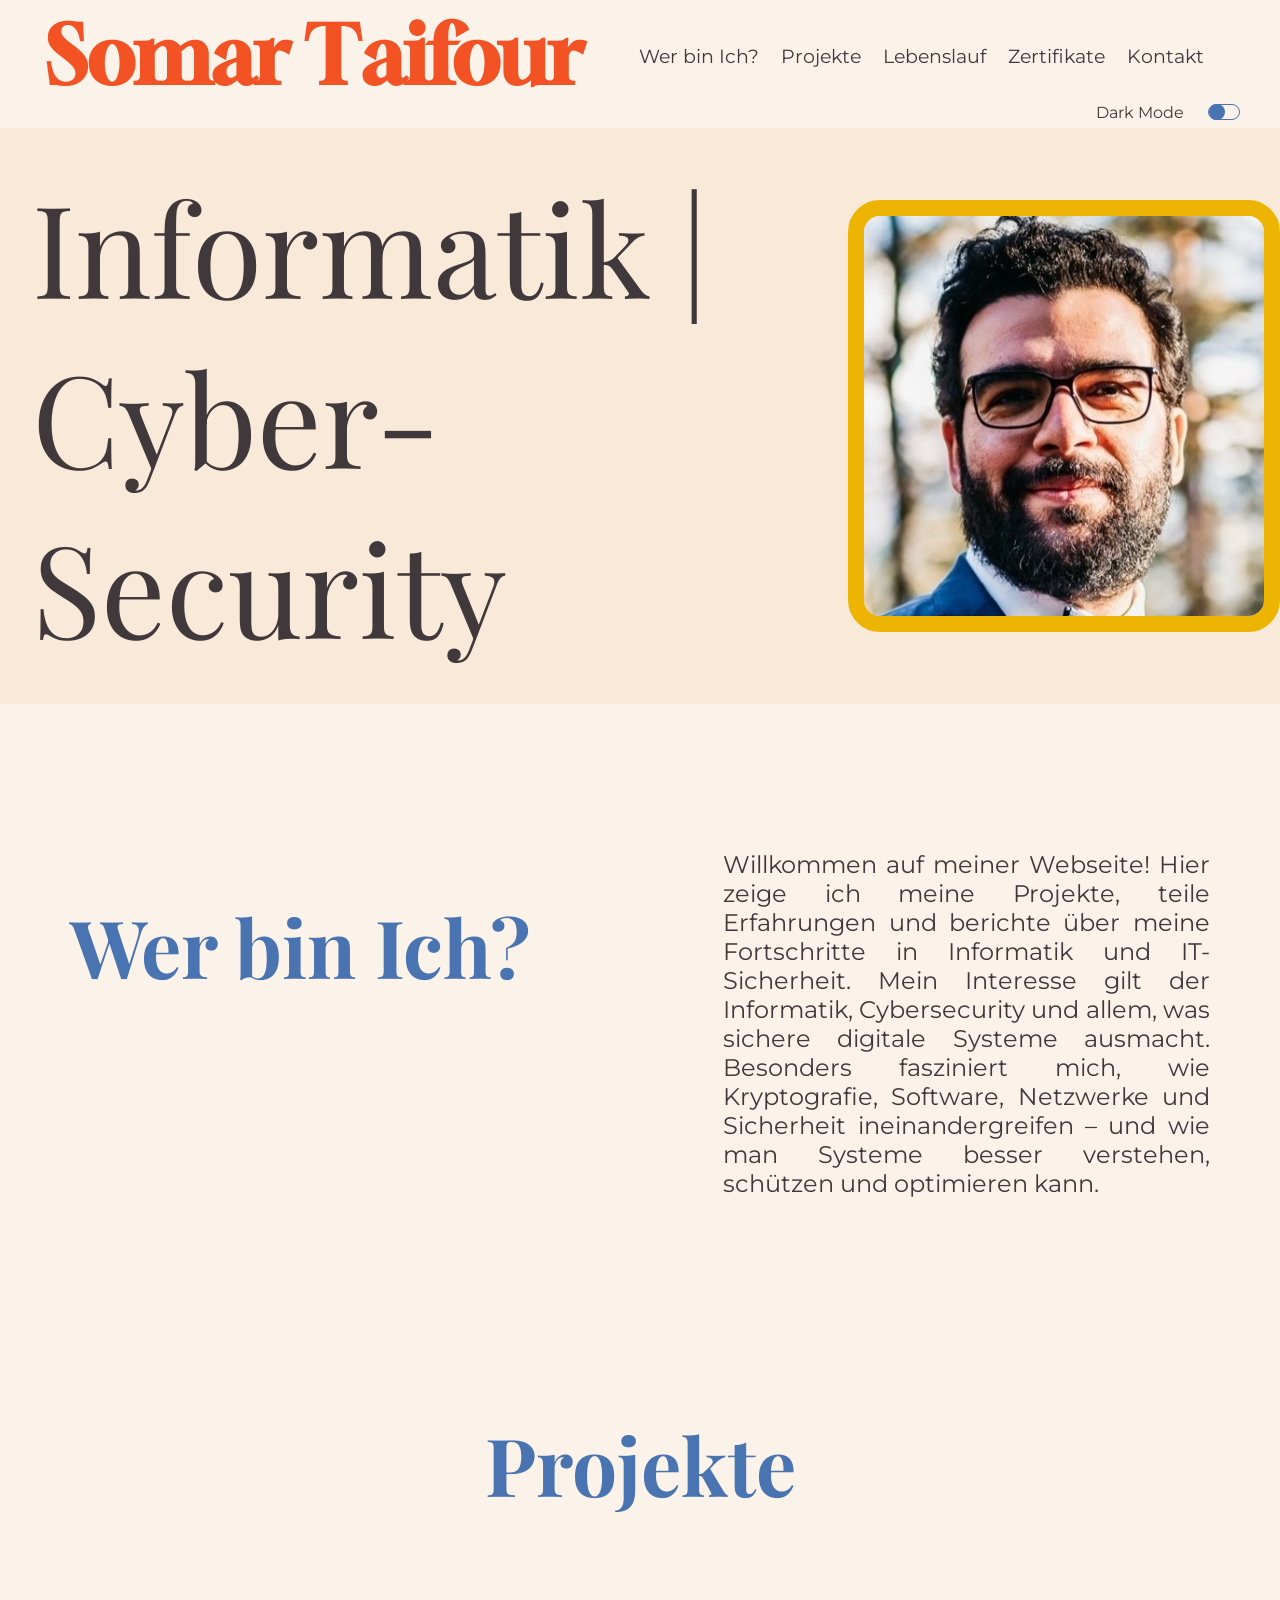
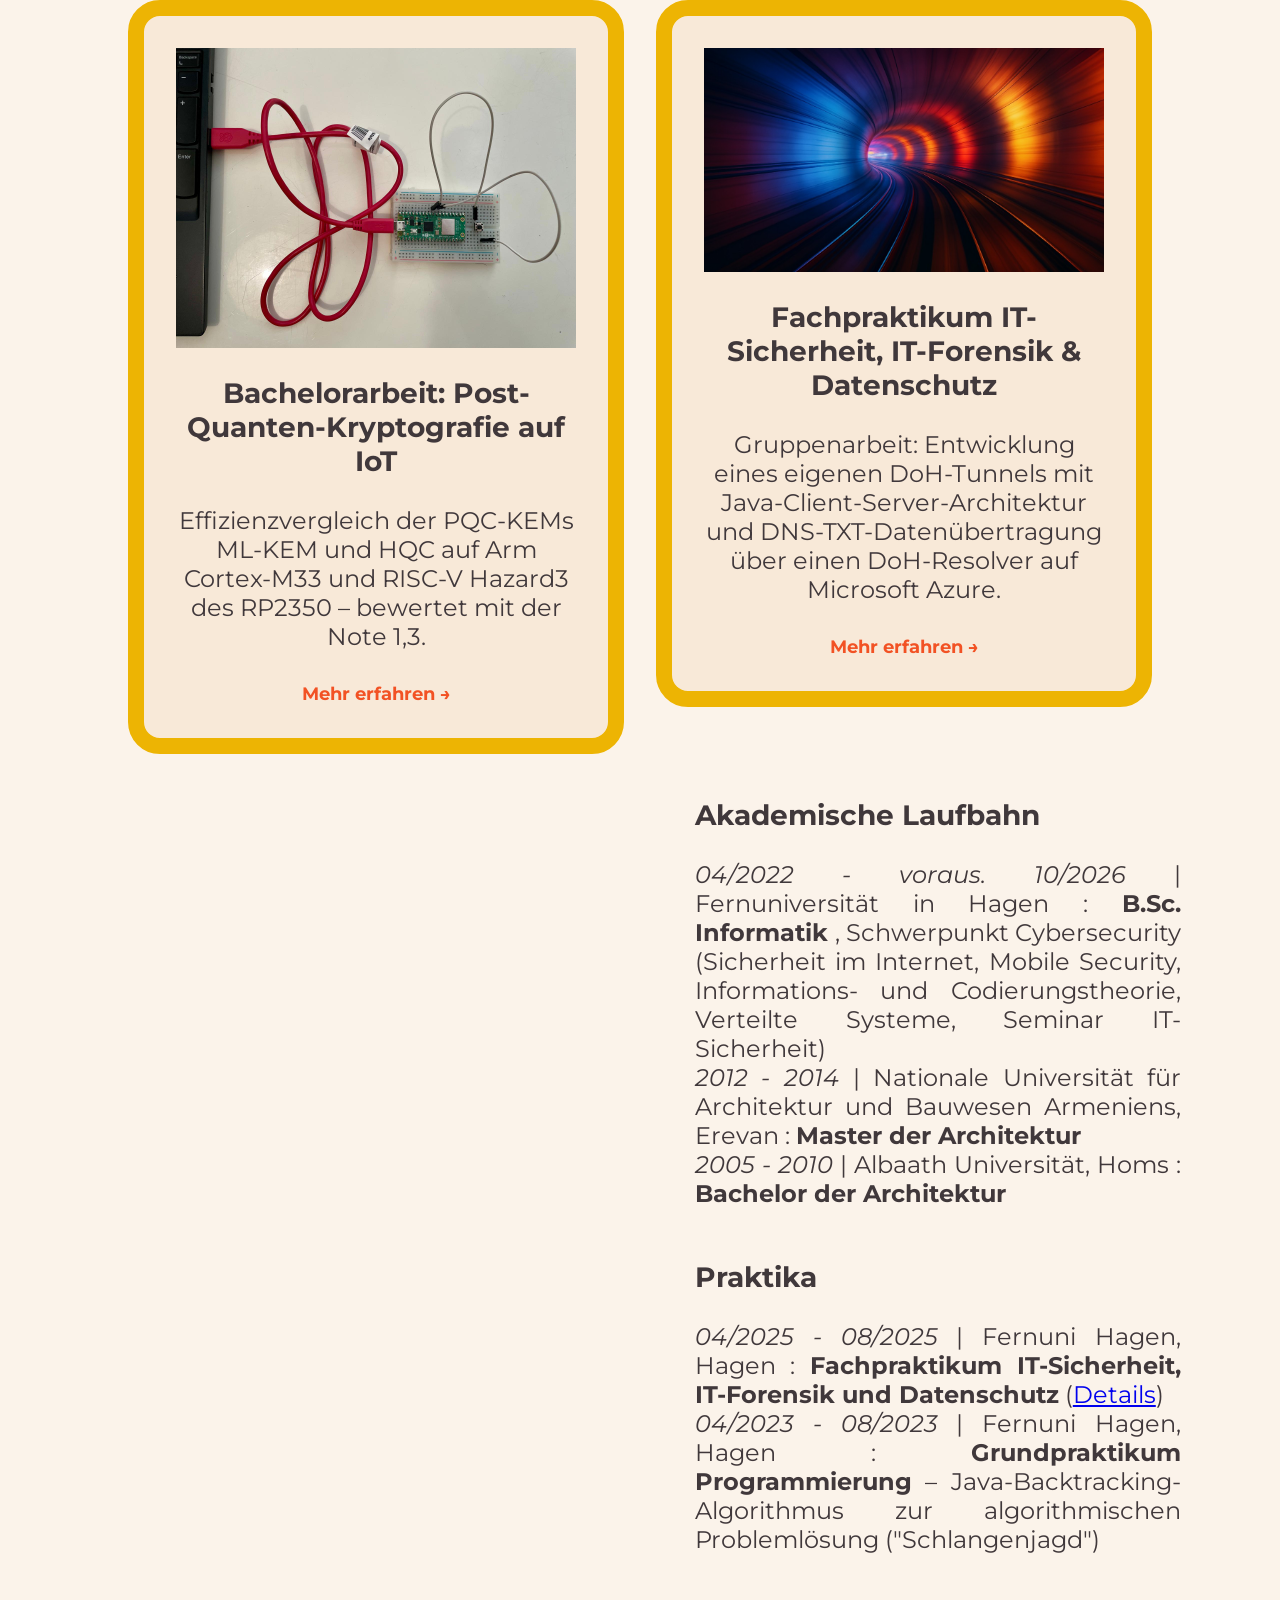
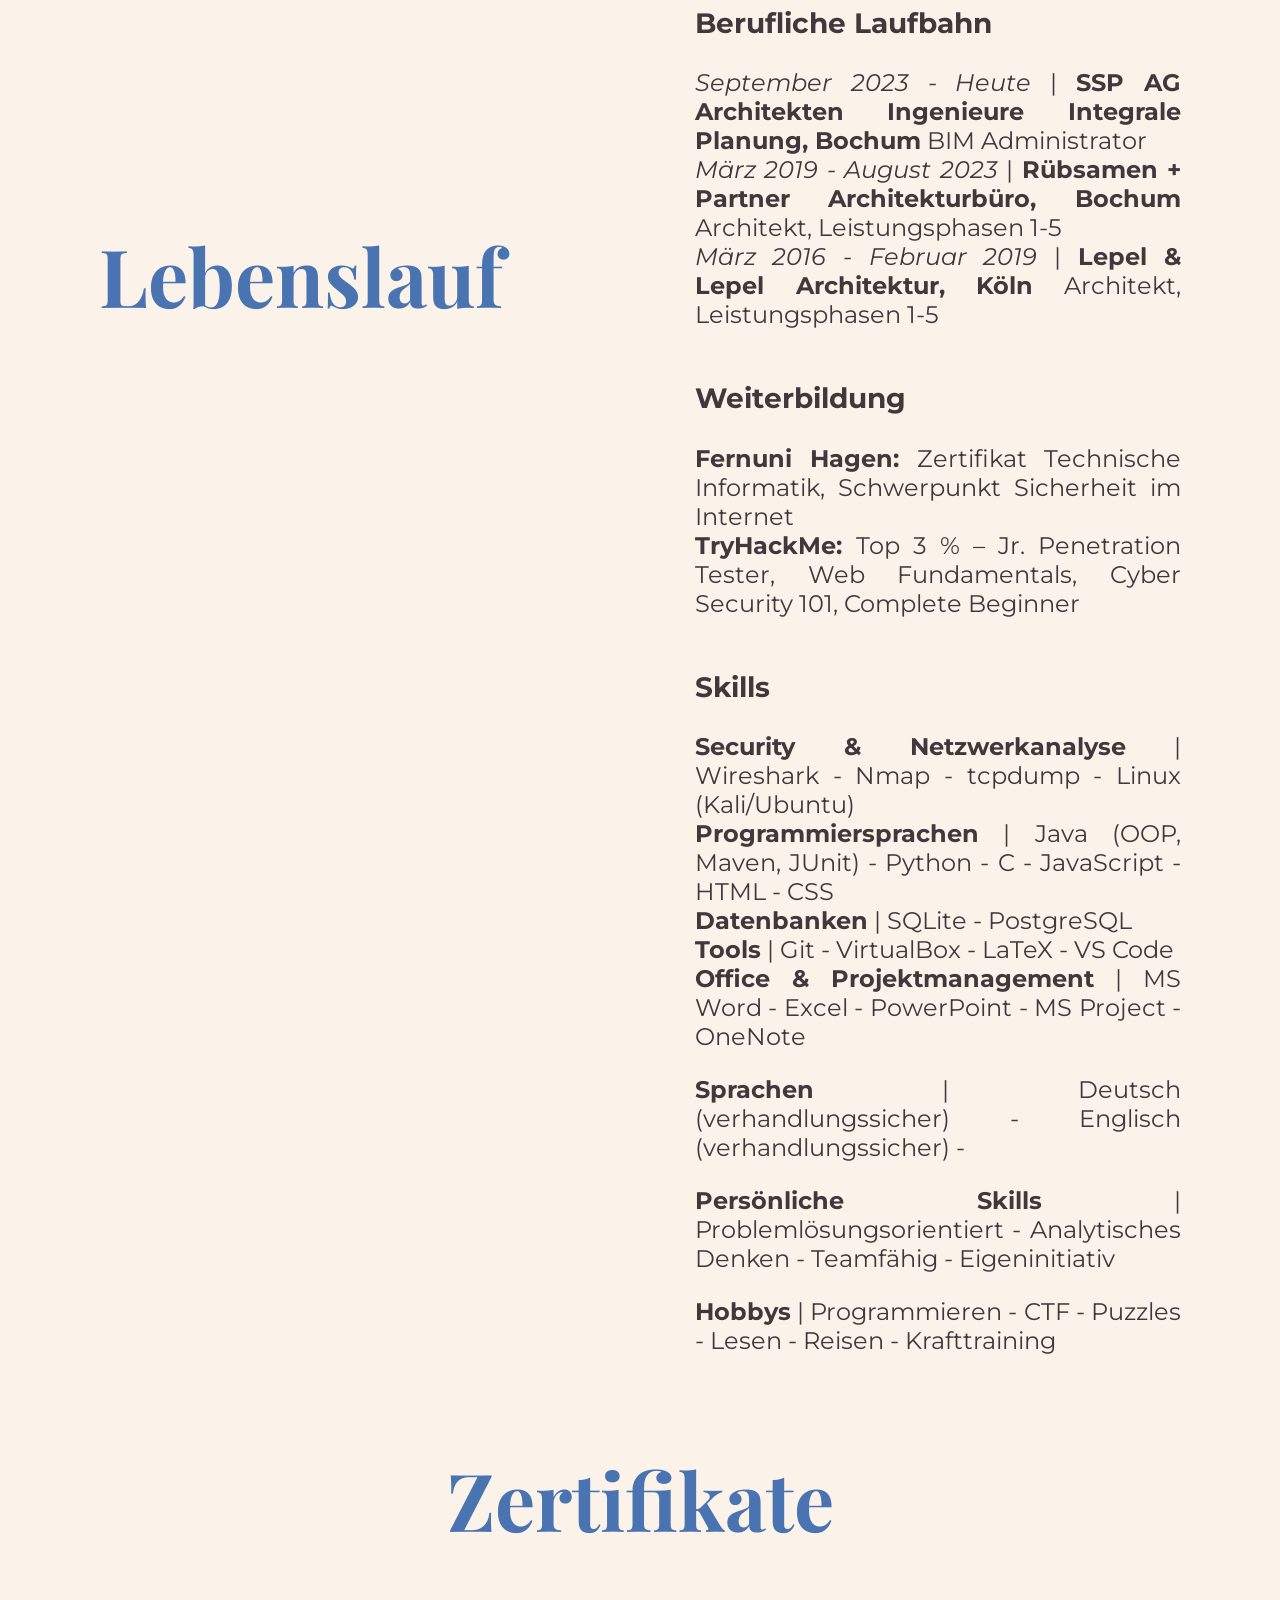
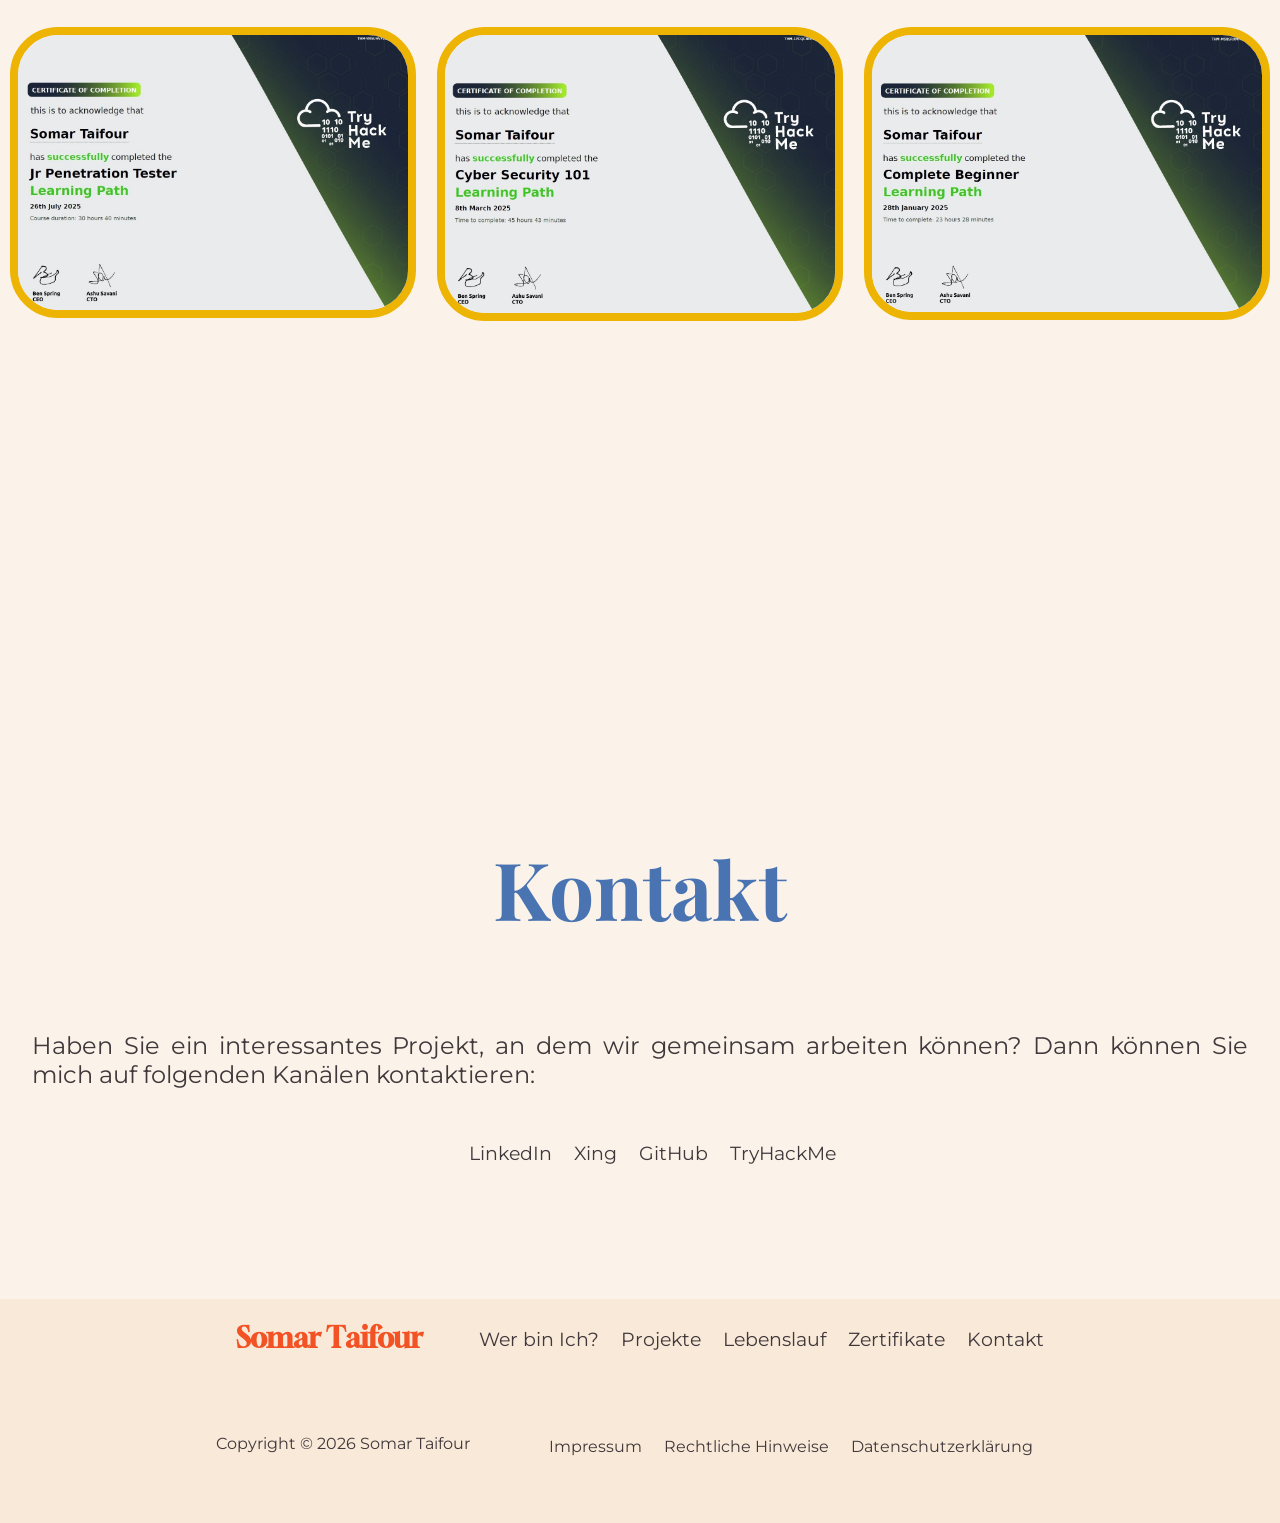
<file: index.html>
<!DOCTYPE html>
<html lang="de">
<head>
    <meta charset="UTF-8">
    <meta http-equiv="X-UA-Compatible" content="IE=edge">
    <meta name="viewport" content="width=device-width, initial-scale=1.0">
    <title>Somar Taifour | Informatik | Cyber-Security</title>
    <link rel="stylesheet" type="text/css" href="./style.css">

    <link rel="preconnect" href="https://fonts.googleapis.com">
    <link rel="preconnect" href="https://fonts.gstatic.com" crossorigin>
    <link
        href="https://fonts.googleapis.com/css2?family=Gloock&family=Montserrat:wght@300;400&family=Playfair+Display&family=Playfair+Display+SC&family=Poppins:wght@200;300&family=Raleway&display=swap"
        rel="stylesheet">

</head>
<body>
    <header>
        <div class="logoandlist">
            <h1 class="logo">Somar Taifour</h1>
            <nav class="nav-menu">
                <ul class="breadcrumb">
                    <li><a href="#werbinich" id="listwerbinich">Wer bin Ich?</a></li>
                    <li><a href="#projekte" id="listprojekte">Projekte</a></li>
                    <li><a href="#lebenslauf" id="listlebenslauf">Lebenslauf</a></li>
                    <li><a href="#zertifikate" id="listzertifikate">Zertifikate</a></li>
                   <!-- <li><a href="#blog" id="listblog">Blog</a></li>-->
                    <li><a href="#kontakt" id="listkontakt">Kontakt</a></li>

                </ul>
            </nav>
        </div>


        <div class="controls">
            <label class="toggleswitch">
                Dark Mode
                <input type="checkbox" id="darkmodetoggle">
                <div class="toggleswitchborder">
                    <div class="toggleswitchdot"></div>
                </div>
            </label>
        </div>
    </header>

    <main>
        <section class="banner">
            <div id="bannerinhalt">
                <p id="titel">Informatik | Cyber-Security</p>
                <div id="personalphoto">
                    <img src="./1642573619789.jpg">
                </div>
            </div>


        </section>

        <!-- WerBinIch -->
        <section >
            <div id="werbinich" class="abschnitt">
                <h2>Wer bin Ich?</h2>
                <p>Willkommen auf meiner Webseite! Hier zeige ich meine Projekte,
                    teile Erfahrungen und berichte über meine Fortschritte in Informatik und IT-Sicherheit.
                    Mein Interesse gilt der Informatik, Cybersecurity und allem, was sichere digitale Systeme ausmacht.
                    Besonders fasziniert mich, wie Kryptografie, Software, Netzwerke und Sicherheit ineinandergreifen
                    – und wie man Systeme besser verstehen, schützen und optimieren kann.
                </p>
            </div>

        </section>

        <!-- Prjekte -->
        <section>
            <div id="projekte" class="abschnitt center">
                <h2>Projekte</h2>

                <div class="projektelement">
                    <div class="projekthintergrund">
                        <div class="projektbild">
                            <img src="./projekt-bachelorarbeit.jpg">
                        </div>
                        <div class="projektinhalt">
                            <h3>Bachelorarbeit: Post-Quanten-Kryptografie auf IoT</h3>
                            <p>Effizienzvergleich der PQC-KEMs ML-KEM und HQC auf Arm Cortex-M33
                                und RISC-V Hazard3 des RP2350 – bewertet mit der Note 1,3.</p>
                            <a href="./bachelorarbeit.html" class="projektlink">Mehr erfahren →</a>
                        </div>
                    </div>
                </div>

                <div class="projektelement">
                    <div class="projekthintergrund">
                        <div class="projektbild">
                            <img src="./projekt-praktikum.jpg">
                        </div>
                        <div class="projektinhalt">
                            <h3>Fachpraktikum IT-Sicherheit, IT-Forensik &amp; Datenschutz</h3>
                            <p>Gruppenarbeit: Entwicklung eines eigenen DoH-Tunnels mit Java-Client-Server-Architektur
                                und DNS-TXT-Datenübertragung über einen DoH-Resolver auf Microsoft Azure.</p>
                            <a href="./praktikum.html" class="projektlink">Mehr erfahren →</a>
                        </div>
                    </div>
                </div>
            </div>
        </section>


        <!-- Lebenslauf-->
        <section>
            <div id="lebenslauf" class="abschnitt">
                <h2>Lebenslauf</h2>

                <div id="lebenslaufinhalt">
                    <div class="auflistung">
                        <h3>Akademische Laufbahn</h3>
                        <ul class="whenwhatlist">
                            <li><em>04/2022 - voraus. 10/2026</em> | Fernuniversität in Hagen : <b>B.Sc. Informatik </b>,
                                Schwerpunkt Cybersecurity (Sicherheit im Internet, Mobile Security,
                                Informations- und Codierungstheorie, Verteilte Systeme, Seminar IT-Sicherheit)</li>
                            <li><em>2012 - 2014</em> | Nationale Universität für Architektur und
                                Bauwesen Armeniens, Erevan : <b>Master der Architektur</b></li>
                            <li><em>2005 - 2010</em> | Albaath Universität, Homs : <b>Bachelor der Architektur</b></li>
                        </ul>
                    </div>

                    <div class="auflistung">
                        <h3>Praktika</h3>
                        <ul class="whenwhatlist">
                            <li><em>04/2025 - 08/2025</em> | Fernuni Hagen, Hagen :
                                <b>Fachpraktikum IT-Sicherheit, IT-Forensik und Datenschutz</b>
                                (<a href="./praktikum.html">Details</a>)</li>
                            <li><em>04/2023 - 08/2023</em> | Fernuni Hagen, Hagen :
                                <b>Grundpraktikum Programmierung</b> – Java-Backtracking-Algorithmus
                                zur algorithmischen Problemlösung ("Schlangenjagd")</li>
                        </ul>
                    </div>

                    <div class="auflistung">
                        <h3>Berufliche Laufbahn</h3>
                        <ul class="whenwhatlist">
                            <li>
                                <em>September 2023 - Heute</em> |
                                <b>SSP AG Architekten Ingenieure Integrale Planung, Bochum</b>
                                BIM Administrator
                            </li>
                            <li><em>März 2019 - August 2023</em> |
                                <b>Rübsamen + Partner Architekturbüro, Bochum</b>
                                Architekt, Leistungsphasen 1-5</li>
                            <li><em>März 2016 - Februar 2019</em> |
                                <b>Lepel & Lepel Architektur, Köln</b>
                                Architekt, Leistungsphasen 1-5</li>
                        </ul>
                    </div>

                    <div class="auflistung">
                        <h3>Weiterbildung</h3>
                        <ul class="whenwhatlist">
                            <li><b>Fernuni Hagen:</b> Zertifikat Technische Informatik, Schwerpunkt Sicherheit im Internet</li>
                            <li><b>TryHackMe: </b> Top 3 % – Jr. Penetration Tester, Web Fundamentals, Cyber Security 101, Complete Beginner</li>
                        </ul>
                    </div>

                    <div class="auflistung">
                        <h3>Skills</h3>
                        <ul class="whenwhatlist">
                            <li><strong>Security &amp; Netzwerkanalyse</strong> |
                                Wireshark -
                                Nmap -
                                tcpdump -
                                Linux (Kali/Ubuntu)
                            </li>
                            <li><strong>Programmiersprachen</strong> |
                                Java (OOP, Maven, JUnit) -
                                Python -
                                C -
                                JavaScript -
                                HTML -
                                CSS
                            </li>
                            <li><strong>Datenbanken</strong> |
                                SQLite -
                                PostgreSQL
                            </li>
                            <li><strong>Tools</strong> |
                                Git -
                                VirtualBox -
                                LaTeX -
                                VS Code
                            </li>
                            <li><strong>Office &amp; Projektmanagement</strong> |
                                MS Word -
                                Excel -
                                PowerPoint -
                                MS Project -
                                OneNote
                            </li>
                            <!--<li><strong>Architektur / BIM (aus früherer Laufbahn)</strong> |
                                BIM -
                                Revit -
                                Solibri -
                                ArchiCAD -
                                Vectorworks -
                                CAD -
                                3ds Max -
                                Adobe Photoshop
                            </li>-->
                        </ul>
                        <ul class="whenwhatlist">
                            <li><strong>Sprachen</strong> |
                                Deutsch (verhandlungssicher) -
                                Englisch (verhandlungssicher) -
                            </li>
                        </ul>
                        <ul class="whenwhatlist">
                            <li><strong>Persönliche Skills</strong> |
                                Problemlösungsorientiert -
                                Analytisches Denken -
                                Teamfähig -
                                Eigeninitiativ
                            </li>
                        </ul>
                        <ul class="whenwhatlist">
                            <li><strong>Hobbys</strong> |
                                Programmieren -
                                CTF -
                                Puzzles -
                                Lesen -
                                Reisen -
                                Krafttraining
                            </li>
                        </ul>
                    </div>
                </div>
            </div>
        </section>


        <!-- Zertifikate -->
        <section>
            <div id="zertifikate" class="abschnitt center">
                <h2>Zertifikate</h2>
                <div id="zertifikatscheine" class="abschnitt">
                    <img src="./jr.jpg">

                    <img src="./101.jpg">

                    <img src="./beginner.jpg">

                    
                </div>

            </div>
        </section>


        <!-- Blog -->
        <!--<section>
            <div id="blog" class="abschnitt center">
                <h2>Blog</h2>

                <div class="projektelement">
                    <div class="projekthintergrund">
                        <div class="projektbild">
                            <img src="./projekt1.jpg">
                        </div>
                        <div class="projektinhalt">
                            <h3>Erste Blog Eingabe</h3>
                            <p>hier schreibe ich über Sachen!</p>
                        </div>
                    </div>
                </div>

                <div class="projektelement">
                    <div class="projekthintergrund">
                        <div class="projektbild">
                            <img src="./projekt2.jpg">
                        </div>
                        <div class="projektinhalt">
                            <h3>Zweite Blog Eingabe</h3>
                            <p>hier schreibe ich auch aber über ganz andere Sachen!</p>
                        </div>
                    </div>
                </div>
            </div>
        </section>-->


        <!-- Kontakt-->
        <section>
            <div id="kontakt" class="abschnitt center">
                <h2>Kontakt</h2>
                <p>Haben Sie ein interessantes Projekt, an dem wir gemeinsam arbeiten können? Dann können Sie mich auf folgenden
                    Kanälen kontaktieren: </p>

                <nav>
                    <ul>
                        <li><a href="https://www.linkedin.com/in/somar-taifour/" target="_blank">LinkedIn</a></li>
                        <li><a href="https://www.xing.com/profile/Somar_Taifour/" target="_blank">Xing</a></li>
                        <li><a href="https://github.com/Somar-tfr/" target="_blank">GitHub</a></li>
                        <li><a href="https://tryhackme.com/p/Somar.t" target="_blank">TryHackMe</a></li>

                    </ul>
                </nav>
            </div>
        </section>

    </main>

    <footer>
        <section>
            <div id="footer">
                <!-- linke -->

                <div id="linke">
                    <h3 class="logo">Somar Taifour</h3>
                    <nav class="nav-menu">
                        <ul class="breadcrumb">
                            <li><a href="#werbinich" id="listfooterwerbinich">Wer bin Ich?</a></li>
                            <li><a href="#projekte" id="listfooterprojekte">Projekte</a></li>
                            <li><a href="#lebenslauf" id="listfooterlebenslauf">Lebenslauf</a></li>
                            <li><a href="#zertifikate" id="listfooterzertifikate">Zertifikate</a></li>
                            <!--<li><a href="#blog" id="listfooterblog">Blog</a></li>-->
                            <li><a href="#kontakt" id="listfooterkontakt">Kontakt</a></li>

                        </ul>
                    </nav>
                </div>
                <br>
                <!-- footnotes-->
                <div id="footnotes">
                    <p>Copyright © 2026 Somar Taifour</p>
                    <nav>
                        <ul>
                            <li><a href="#">Impressum</a></li>
                            <li><a href="#">Rechtliche Hinweise</a></li>
                            <li><a href="#">Datenschutzerklärung</a></li>
                        </ul>
                    </nav>
                </div>
            </div>
        </section>



    </footer>
    <script src="./main.js"></script>
</body>
</html>
</file>
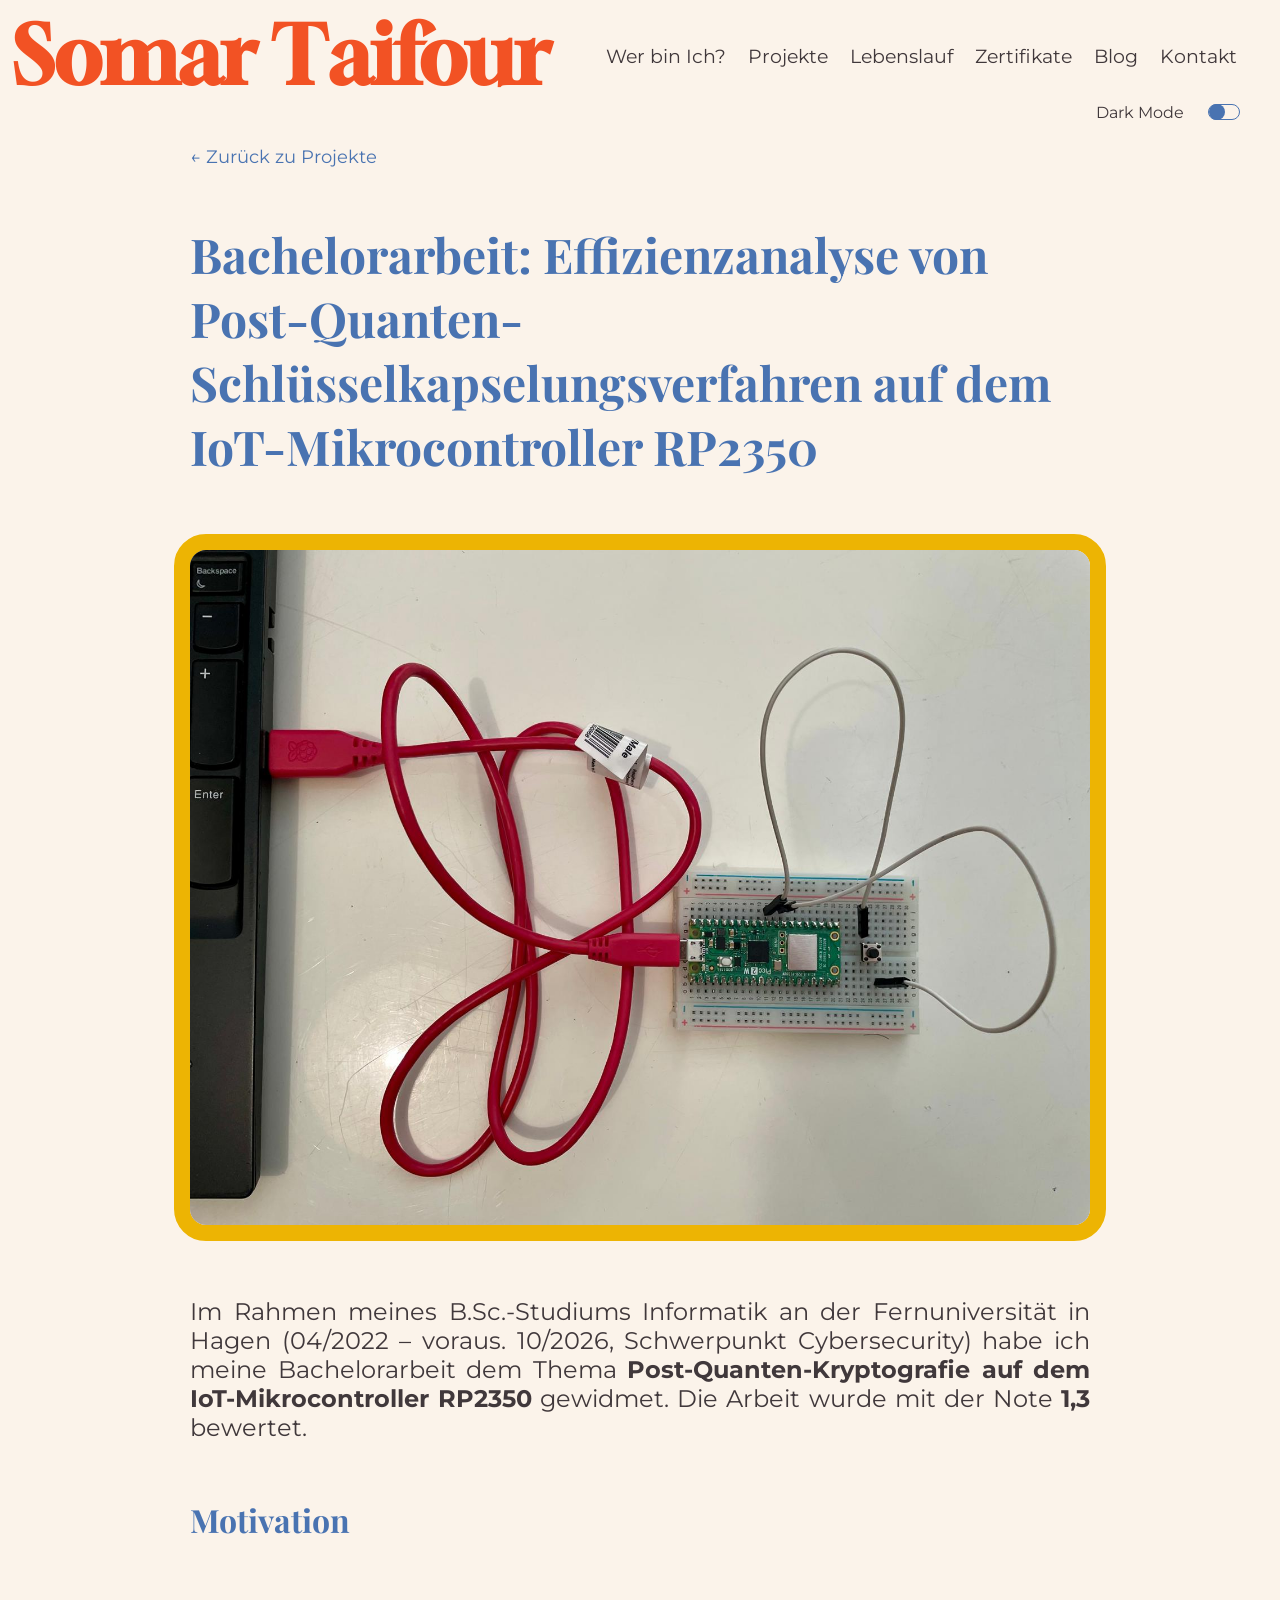
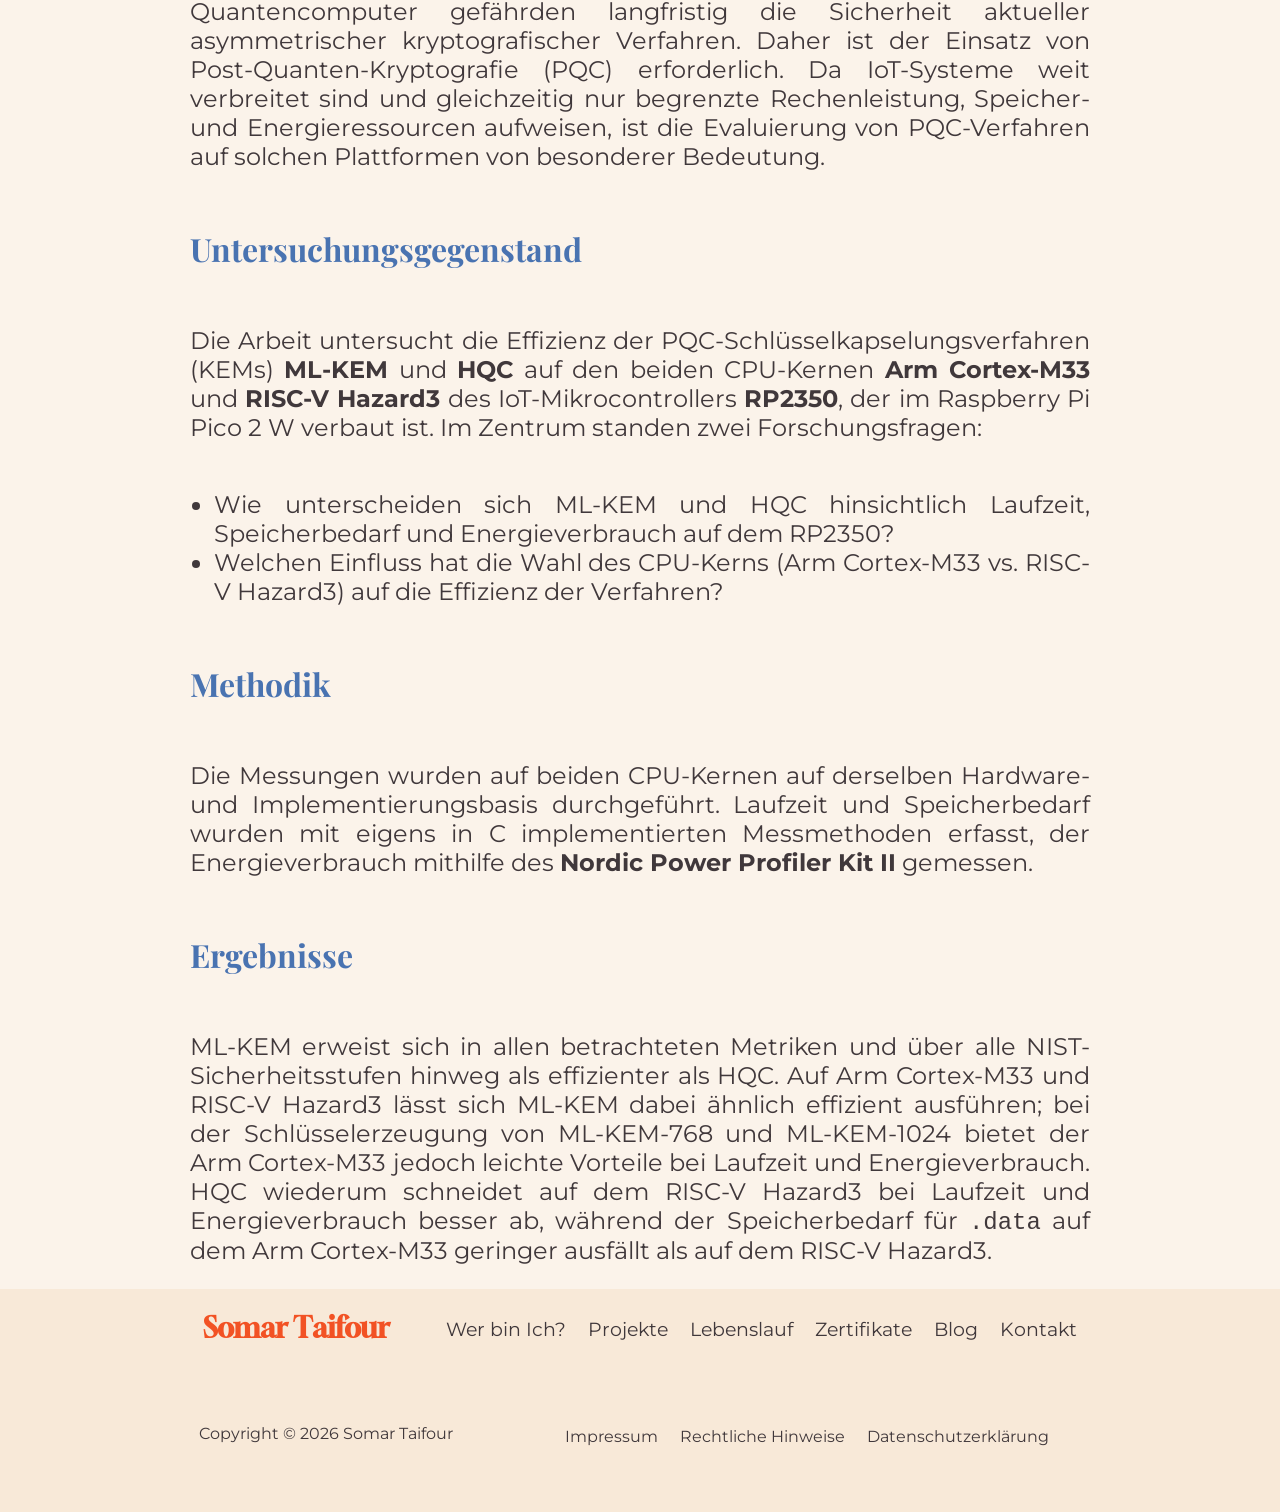
<file: bachelorarbeit.html>
<!DOCTYPE html>
<html lang="de">
<head>
    <meta charset="UTF-8">
    <meta http-equiv="X-UA-Compatible" content="IE=edge">
    <meta name="viewport" content="width=device-width, initial-scale=1.0">
    <title>Bachelorarbeit | Somar Taifour</title>
    <link rel="stylesheet" type="text/css" href="style.css">

    <link rel="preconnect" href="https://fonts.googleapis.com">
    <link rel="preconnect" href="https://fonts.gstatic.com" crossorigin>
    <link
        href="https://fonts.googleapis.com/css2?family=Gloock&family=Montserrat:wght@300;400&family=Playfair+Display&family=Playfair+Display+SC&family=Poppins:wght@200;300&family=Raleway&display=swap"
        rel="stylesheet">
</head>
<body>
    <header>
        <div class="logoandlist">
            <h1 class="logo"><a href="index.html">Somar Taifour</a></h1>
            <nav class="nav-menu">
                <ul class="breadcrumb">
                    <li><a href="index.html#werbinich" id="listwerbinich">Wer bin Ich?</a></li>
                    <li><a href="index.html#projekte" id="listprojekte">Projekte</a></li>
                    <li><a href="index.html#lebenslauf" id="listlebenslauf">Lebenslauf</a></li>
                    <li><a href="index.html#zertifikate" id="listzertifikate">Zertifikate</a></li>
                    <li><a href="index.html#blog" id="listblog">Blog</a></li>
                    <li><a href="index.html#kontakt" id="listkontakt">Kontakt</a></li>
                </ul>
            </nav>
        </div>

        <div class="controls">
            <label class="toggleswitch">
                Dark Mode
                <input type="checkbox" id="darkmodetoggle">
                <div class="toggleswitchborder">
                    <div class="toggleswitchdot"></div>
                </div>
            </label>
        </div>
    </header>

    <main>
        <section>
            <div class="abschnitt detailseite">
                <p class="zurueck"><a href="index.html#projekte">← Zurück zu Projekte</a></p>

                <h2>Bachelorarbeit: Effizienzanalyse von Post-Quanten-Schlüsselkapselungsverfahren auf dem IoT-Mikrocontroller RP2350</h2>

                <div class="detailbild">
                    <img src="./projekt-bachelorarbeit.jpg" alt="Bachelorarbeit Titelbild">
                </div>

                <p>
                    Im Rahmen meines B.Sc.-Studiums Informatik an der Fernuniversität in Hagen (04/2022 – voraus. 10/2026,
                    Schwerpunkt Cybersecurity) habe ich meine Bachelorarbeit dem Thema
                    <strong>Post-Quanten-Kryptografie auf dem IoT-Mikrocontroller RP2350</strong> gewidmet.
                    Die Arbeit wurde mit der Note <strong>1,3</strong> bewertet.
                </p>

                <h3>Motivation</h3>
                <p>
                    Quantencomputer gefährden langfristig die Sicherheit aktueller asymmetrischer
                    kryptografischer Verfahren. Daher ist der Einsatz von Post-Quanten-Kryptografie (PQC)
                    erforderlich. Da IoT-Systeme weit verbreitet sind und gleichzeitig nur begrenzte
                    Rechenleistung, Speicher- und Energieressourcen aufweisen, ist die Evaluierung von
                    PQC-Verfahren auf solchen Plattformen von besonderer Bedeutung.
                </p>

                <h3>Untersuchungsgegenstand</h3>
                <p>
                    Die Arbeit untersucht die Effizienz der PQC-Schlüsselkapselungsverfahren (KEMs)
                    <strong>ML-KEM</strong> und <strong>HQC</strong> auf den beiden CPU-Kernen
                    <strong>Arm Cortex-M33</strong> und <strong>RISC-V Hazard3</strong> des
                    IoT-Mikrocontrollers <strong>RP2350</strong>, der im Raspberry Pi Pico 2 W verbaut ist.
                    Im Zentrum standen zwei Forschungsfragen:
                </p>
                <ul class="whenwhatlist">
                    <li>Wie unterscheiden sich ML-KEM und HQC hinsichtlich Laufzeit, Speicherbedarf und Energieverbrauch auf dem RP2350?</li>
                    <li>Welchen Einfluss hat die Wahl des CPU-Kerns (Arm Cortex-M33 vs. RISC-V Hazard3) auf die Effizienz der Verfahren?</li>
                </ul>

                <h3>Methodik</h3>
                <p>
                    Die Messungen wurden auf beiden CPU-Kernen auf derselben Hardware- und
                    Implementierungsbasis durchgeführt. Laufzeit und Speicherbedarf wurden mit eigens in
                    C implementierten Messmethoden erfasst, der Energieverbrauch mithilfe des
                    <strong>Nordic Power Profiler Kit II</strong> gemessen.
                </p>

                <h3>Ergebnisse</h3>
                <p>
                    ML-KEM erweist sich in allen betrachteten Metriken und über alle NIST-Sicherheitsstufen
                    hinweg als effizienter als HQC. Auf Arm Cortex-M33 und RISC-V Hazard3 lässt sich ML-KEM
                    dabei ähnlich effizient ausführen; bei der Schlüsselerzeugung von ML-KEM-768 und
                    ML-KEM-1024 bietet der Arm Cortex-M33 jedoch leichte Vorteile bei Laufzeit und
                    Energieverbrauch. HQC wiederum schneidet auf dem RISC-V Hazard3 bei Laufzeit und
                    Energieverbrauch besser ab, während der Speicherbedarf für <code>.data</code> auf dem
                    Arm Cortex-M33 geringer ausfällt als auf dem RISC-V Hazard3.
                </p>
            </div>
        </section>
    </main>

    <footer>
        <section>
            <div id="footer">
                <div id="linke">
                    <h3 class="logo">Somar Taifour</h3>
                    <nav class="nav-menu">
                        <ul class="breadcrumb">
                            <li><a href="index.html#werbinich" id="listfooterwerbinich">Wer bin Ich?</a></li>
                            <li><a href="index.html#projekte" id="listfooterprojekte">Projekte</a></li>
                            <li><a href="index.html#lebenslauf" id="listfooterlebenslauf">Lebenslauf</a></li>
                            <li><a href="index.html#zertifikate" id="listfooterzertifikate">Zertifikate</a></li>
                            <li><a href="index.html#blog" id="listfooterblog">Blog</a></li>
                            <li><a href="index.html#kontakt" id="listfooterkontakt">Kontakt</a></li>
                        </ul>
                    </nav>
                </div>
                <br>
                <div id="footnotes">
                    <p>Copyright © 2026 Somar Taifour</p>
                    <nav>
                        <ul>
                            <li><a href="#">Impressum</a></li>
                            <li><a href="#">Rechtliche Hinweise</a></li>
                            <li><a href="#">Datenschutzerklärung</a></li>
                        </ul>
                    </nav>
                </div>
            </div>
        </section>
    </footer>
    <script src="main.js"></script>
</body>
</html>
</file>
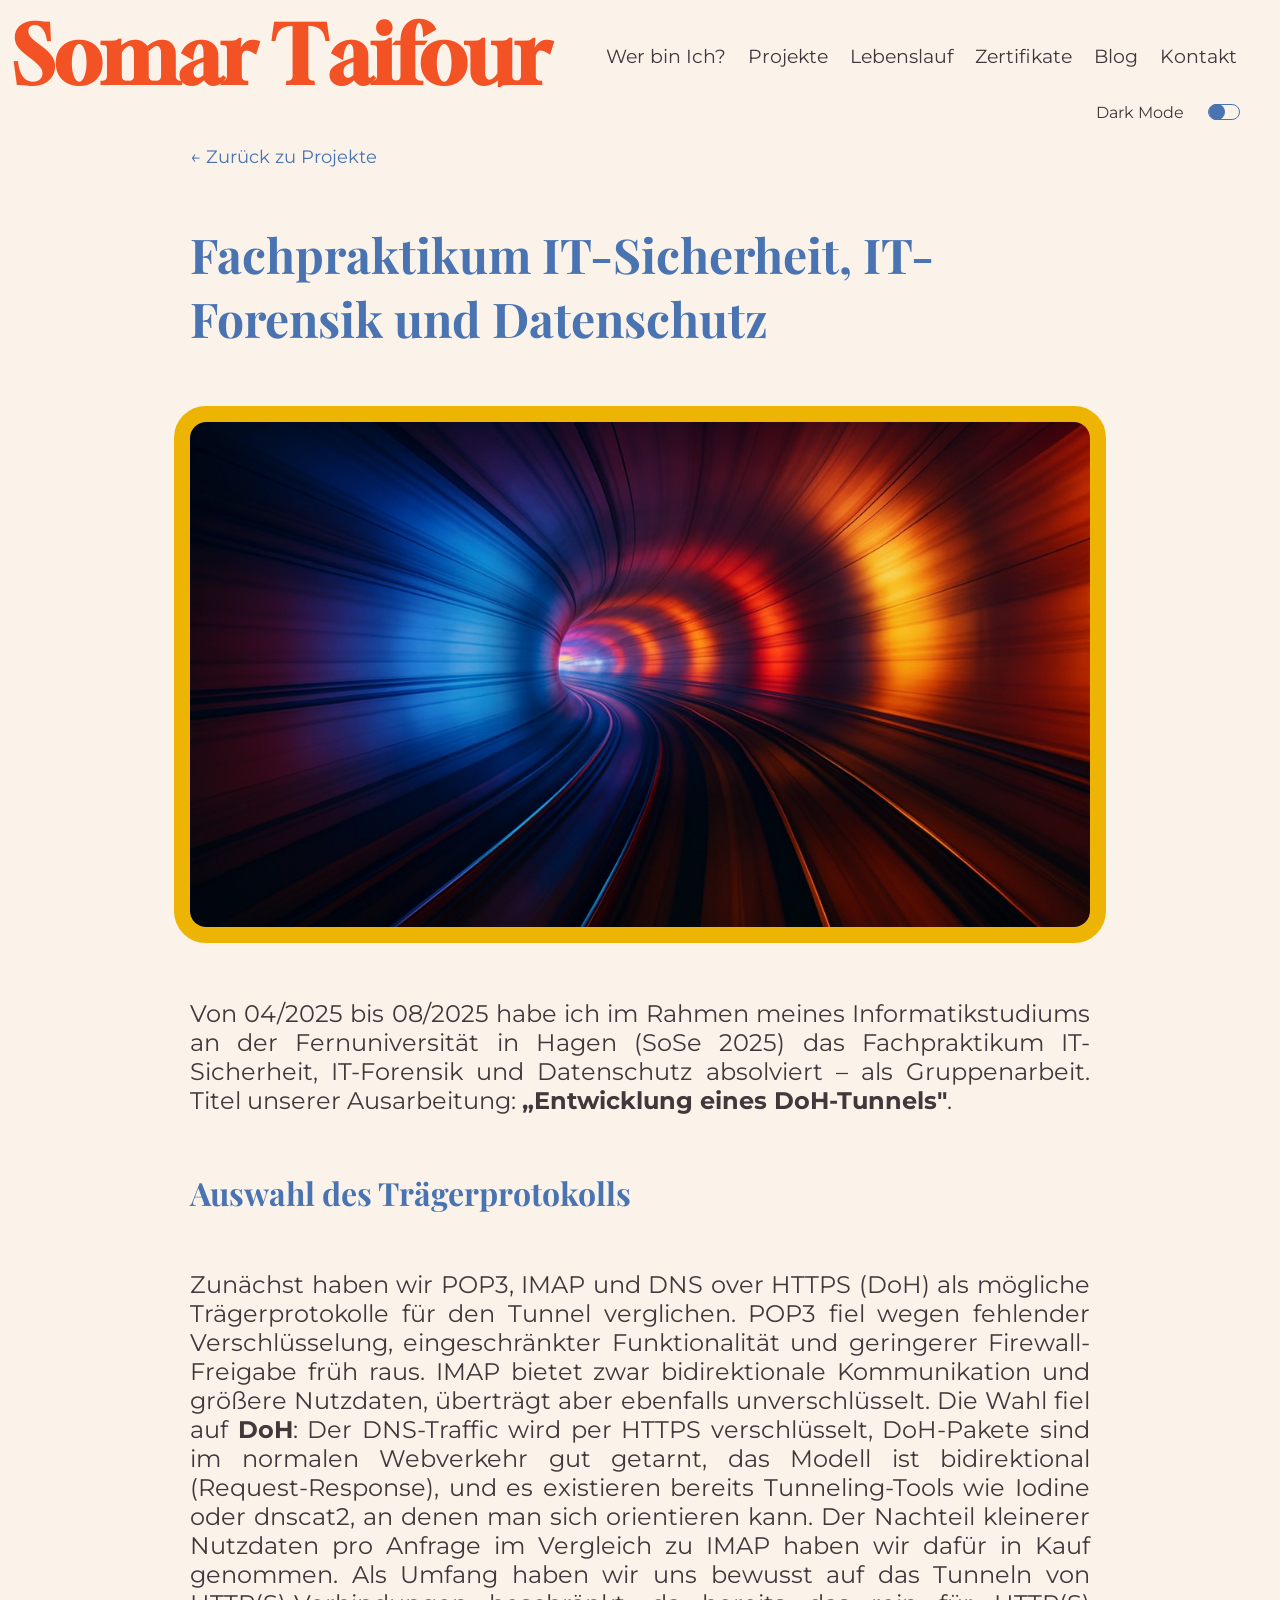
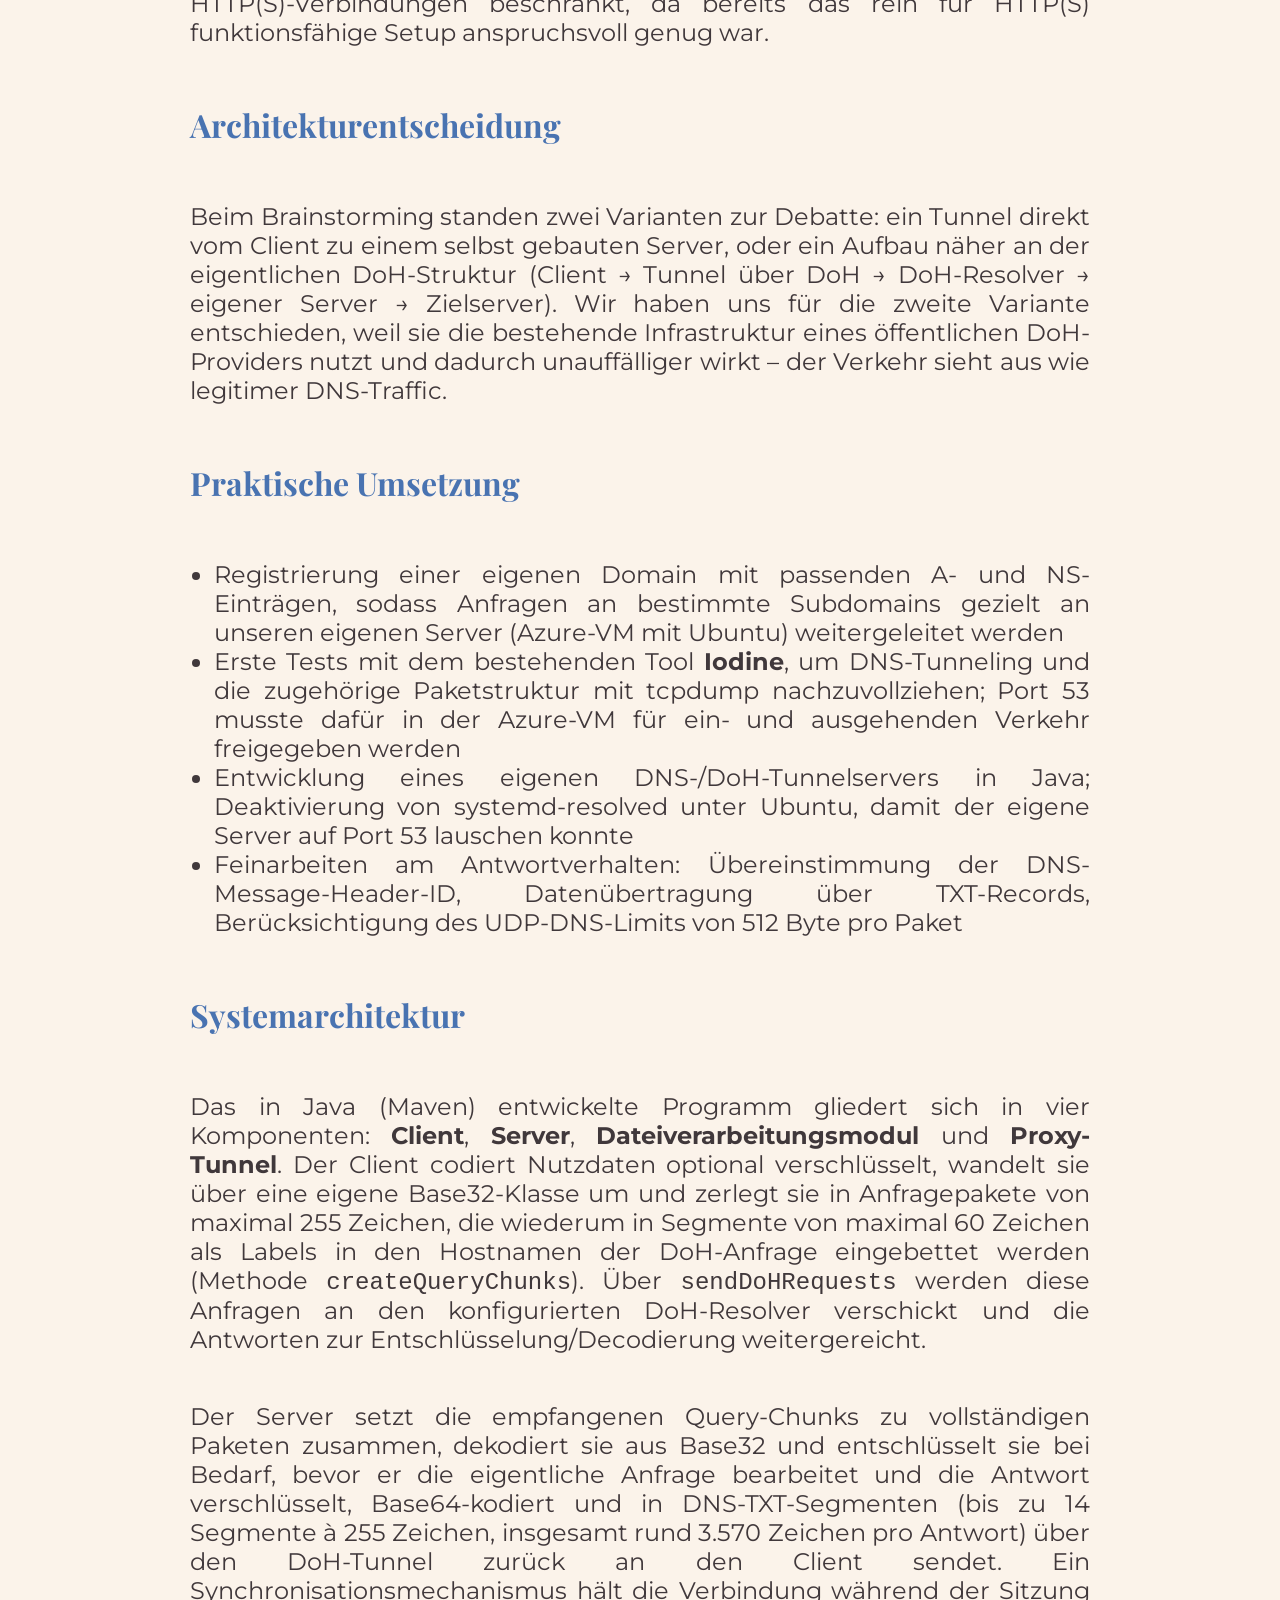
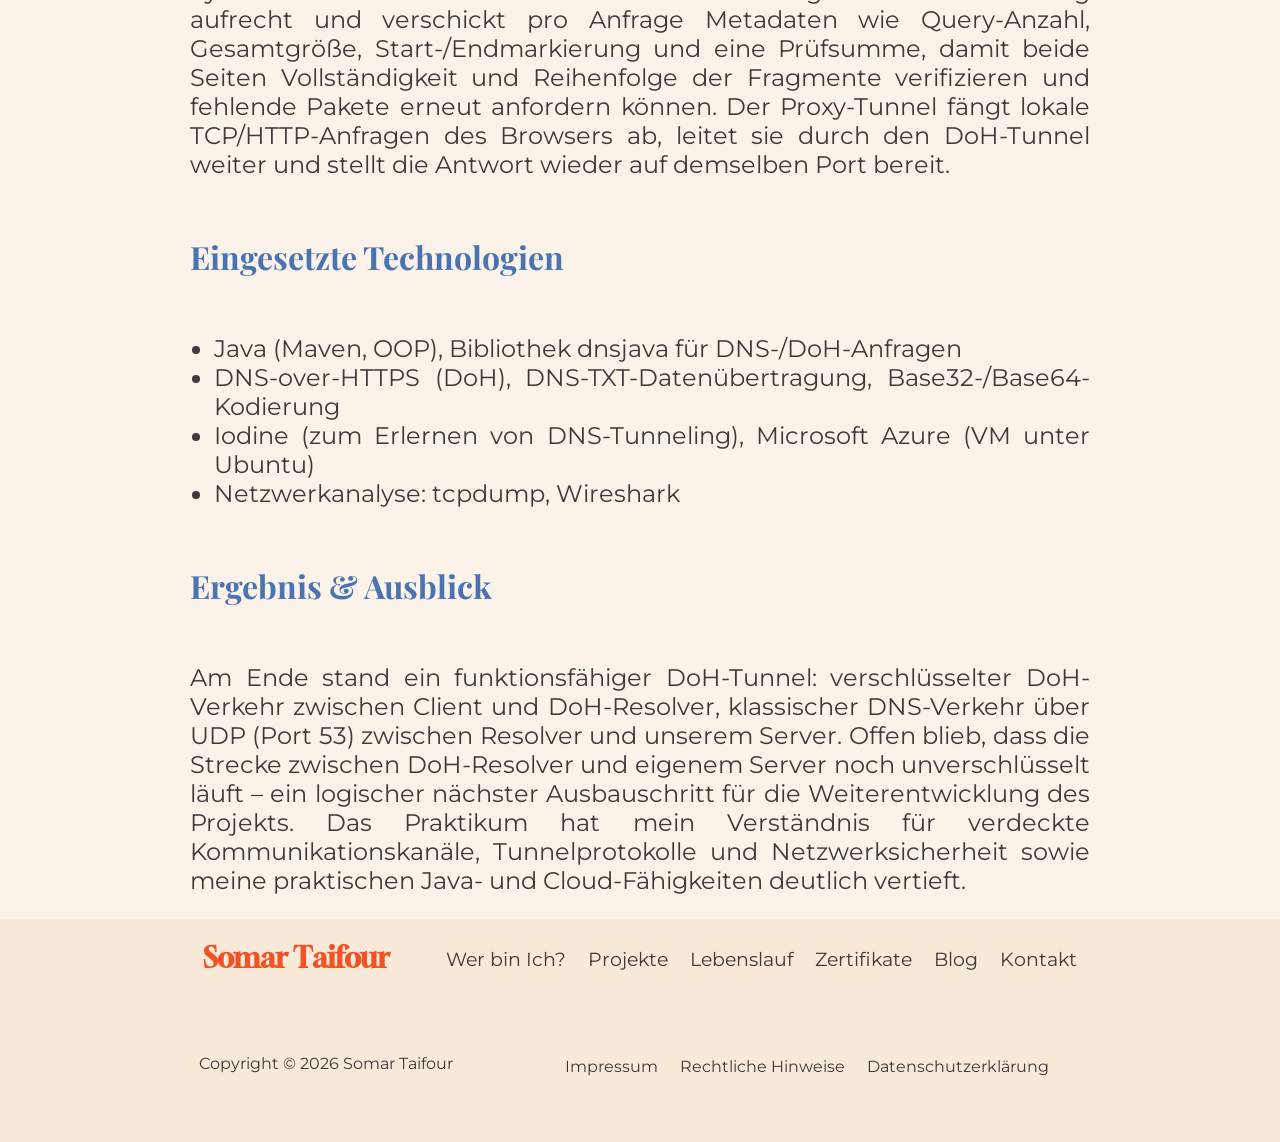
<file: praktikum.html>
<!DOCTYPE html>
<html lang="de">
<head>
    <meta charset="UTF-8">
    <meta http-equiv="X-UA-Compatible" content="IE=edge">
    <meta name="viewport" content="width=device-width, initial-scale=1.0">
    <title>Fachpraktikum IT-Sicherheit | Somar Taifour</title>
    <link rel="stylesheet" type="text/css" href="style.css">

    <link rel="preconnect" href="https://fonts.googleapis.com">
    <link rel="preconnect" href="https://fonts.gstatic.com" crossorigin>
    <link
        href="https://fonts.googleapis.com/css2?family=Gloock&family=Montserrat:wght@300;400&family=Playfair+Display&family=Playfair+Display+SC&family=Poppins:wght@200;300&family=Raleway&display=swap"
        rel="stylesheet">
</head>
<body>
    <header>
        <div class="logoandlist">
            <h1 class="logo"><a href="index.html">Somar Taifour</a></h1>
            <nav class="nav-menu">
                <ul class="breadcrumb">
                    <li><a href="index.html#werbinich" id="listwerbinich">Wer bin Ich?</a></li>
                    <li><a href="index.html#projekte" id="listprojekte">Projekte</a></li>
                    <li><a href="index.html#lebenslauf" id="listlebenslauf">Lebenslauf</a></li>
                    <li><a href="index.html#zertifikate" id="listzertifikate">Zertifikate</a></li>
                    <li><a href="index.html#blog" id="listblog">Blog</a></li>
                    <li><a href="index.html#kontakt" id="listkontakt">Kontakt</a></li>
                </ul>
            </nav>
        </div>

        <div class="controls">
            <label class="toggleswitch">
                Dark Mode
                <input type="checkbox" id="darkmodetoggle">
                <div class="toggleswitchborder">
                    <div class="toggleswitchdot"></div>
                </div>
            </label>
        </div>
    </header>

    <main>
        <section>
            <div class="abschnitt detailseite">
                <p class="zurueck"><a href="index.html#projekte">← Zurück zu Projekte</a></p>

                <h2>Fachpraktikum IT-Sicherheit, IT-Forensik und Datenschutz</h2>

                <div class="detailbild">
                    <img src="./projekt-praktikum.jpg" alt="Praktikum Titelbild">
                </div>

                <p>
                    Von 04/2025 bis 08/2025 habe ich im Rahmen meines Informatikstudiums an der
                    Fernuniversität in Hagen (SoSe 2025) das Fachpraktikum IT-Sicherheit, IT-Forensik
                    und Datenschutz absolviert – als Gruppenarbeit.
                    Titel unserer Ausarbeitung: <strong>„Entwicklung eines DoH-Tunnels"</strong>.
                    
                </p>

                <h3>Auswahl des Trägerprotokolls</h3>
                <p>
                    Zunächst haben wir POP3, IMAP und DNS over HTTPS (DoH) als mögliche Trägerprotokolle
                    für den Tunnel verglichen. POP3 fiel wegen fehlender Verschlüsselung, eingeschränkter
                    Funktionalität und geringerer Firewall-Freigabe früh raus. IMAP bietet zwar
                    bidirektionale Kommunikation und größere Nutzdaten, überträgt aber ebenfalls
                    unverschlüsselt. Die Wahl fiel auf <strong>DoH</strong>: Der DNS-Traffic wird per HTTPS
                    verschlüsselt, DoH-Pakete sind im normalen Webverkehr gut getarnt, das Modell ist
                    bidirektional (Request-Response), und es existieren bereits Tunneling-Tools wie
                    Iodine oder dnscat2, an denen man sich orientieren kann. Der Nachteil kleinerer
                    Nutzdaten pro Anfrage im Vergleich zu IMAP haben wir dafür in Kauf genommen.
                    Als Umfang haben wir uns bewusst auf das Tunneln von HTTP(S)-Verbindungen
                    beschränkt, da bereits das rein für HTTP(S) funktionsfähige Setup anspruchsvoll genug war.
                </p>

                <h3>Architekturentscheidung</h3>
                <p>
                    Beim Brainstorming standen zwei Varianten zur Debatte: ein Tunnel direkt vom Client
                    zu einem selbst gebauten Server, oder ein Aufbau näher an der eigentlichen
                    DoH-Struktur (Client → Tunnel über DoH → DoH-Resolver → eigener Server →
                    Zielserver). Wir haben uns für die zweite Variante entschieden, weil sie die
                    bestehende Infrastruktur eines öffentlichen DoH-Providers nutzt und dadurch
                    unauffälliger wirkt – der Verkehr sieht aus wie legitimer DNS-Traffic.
                </p>

                <h3>Praktische Umsetzung</h3>
                <ul class="whenwhatlist">
                    <li>Registrierung einer eigenen Domain mit passenden A- und NS-Einträgen, sodass Anfragen an bestimmte Subdomains gezielt an unseren eigenen Server (Azure-VM mit Ubuntu) weitergeleitet werden</li>
                    <li>Erste Tests mit dem bestehenden Tool <strong>Iodine</strong>, um DNS-Tunneling und die zugehörige Paketstruktur mit tcpdump nachzuvollziehen; Port 53 musste dafür in der Azure-VM für ein- und ausgehenden Verkehr freigegeben werden</li>
                    <li>Entwicklung eines eigenen DNS-/DoH-Tunnelservers in Java; Deaktivierung von systemd-resolved unter Ubuntu, damit der eigene Server auf Port 53 lauschen konnte</li>
                    <li>Feinarbeiten am Antwortverhalten: Übereinstimmung der DNS-Message-Header-ID, Datenübertragung über TXT-Records, Berücksichtigung des UDP-DNS-Limits von 512 Byte pro Paket</li>
                </ul>

                <h3>Systemarchitektur</h3>
                <p>
                    Das in Java (Maven) entwickelte Programm gliedert sich in vier Komponenten:
                    <strong>Client</strong>, <strong>Server</strong>, <strong>Dateiverarbeitungsmodul</strong>
                    und <strong>Proxy-Tunnel</strong>. Der Client codiert Nutzdaten optional
                    verschlüsselt, wandelt sie über eine eigene Base32-Klasse um und zerlegt sie in
                    Anfragepakete von maximal 255 Zeichen, die wiederum in Segmente von maximal
                    60 Zeichen als Labels in den Hostnamen der DoH-Anfrage eingebettet werden
                    (Methode <code>createQueryChunks</code>). Über <code>sendDoHRequests</code>
                    werden diese Anfragen an den konfigurierten DoH-Resolver verschickt und die
                    Antworten zur Entschlüsselung/Decodierung weitergereicht.
                </p>
                <p>
                    Der Server setzt die empfangenen Query-Chunks zu vollständigen Paketen zusammen,
                    dekodiert sie aus Base32 und entschlüsselt sie bei Bedarf, bevor er die eigentliche
                    Anfrage bearbeitet und die Antwort verschlüsselt, Base64-kodiert und in
                    DNS-TXT-Segmenten (bis zu 14 Segmente à 255 Zeichen, insgesamt rund 3.570 Zeichen
                    pro Antwort) über den DoH-Tunnel zurück an den Client sendet. Ein
                    Synchronisationsmechanismus hält die Verbindung während der Sitzung aufrecht und
                    verschickt pro Anfrage Metadaten wie Query-Anzahl, Gesamtgröße, Start-/Endmarkierung
                    und eine Prüfsumme, damit beide Seiten Vollständigkeit und Reihenfolge der Fragmente
                    verifizieren und fehlende Pakete erneut anfordern können. Der Proxy-Tunnel fängt
                    lokale TCP/HTTP-Anfragen des Browsers ab, leitet sie durch den DoH-Tunnel weiter
                    und stellt die Antwort wieder auf demselben Port bereit.
                </p>

                <h3>Eingesetzte Technologien</h3>
                <ul class="whenwhatlist">
                    <li>Java (Maven, OOP), Bibliothek dnsjava für DNS-/DoH-Anfragen</li>
                    <li>DNS-over-HTTPS (DoH), DNS-TXT-Datenübertragung, Base32-/Base64-Kodierung</li>
                    <li>Iodine (zum Erlernen von DNS-Tunneling), Microsoft Azure (VM unter Ubuntu)</li>
                    <li>Netzwerkanalyse: tcpdump, Wireshark</li>
                </ul>

                <h3>Ergebnis &amp; Ausblick</h3>
                <p>
                    Am Ende stand ein funktionsfähiger DoH-Tunnel: verschlüsselter DoH-Verkehr
                    zwischen Client und DoH-Resolver, klassischer DNS-Verkehr über UDP (Port 53)
                    zwischen Resolver und unserem Server. Offen blieb, dass die Strecke zwischen
                    DoH-Resolver und eigenem Server noch unverschlüsselt läuft – ein logischer
                    nächster Ausbauschritt für die Weiterentwicklung des Projekts. Das Praktikum hat
                    mein Verständnis für verdeckte Kommunikationskanäle, Tunnelprotokolle und
                    Netzwerksicherheit sowie meine praktischen Java- und Cloud-Fähigkeiten deutlich vertieft.
                </p>
            </div>
        </section>
    </main>

    <footer>
        <section>
            <div id="footer">
                <div id="linke">
                    <h3 class="logo">Somar Taifour</h3>
                    <nav class="nav-menu">
                        <ul class="breadcrumb">
                            <li><a href="index.html#werbinich" id="listfooterwerbinich">Wer bin Ich?</a></li>
                            <li><a href="index.html#projekte" id="listfooterprojekte">Projekte</a></li>
                            <li><a href="index.html#lebenslauf" id="listfooterlebenslauf">Lebenslauf</a></li>
                            <li><a href="index.html#zertifikate" id="listfooterzertifikate">Zertifikate</a></li>
                            <li><a href="index.html#blog" id="listfooterblog">Blog</a></li>
                            <li><a href="index.html#kontakt" id="listfooterkontakt">Kontakt</a></li>
                        </ul>
                    </nav>
                </div>
                <br>
                <div id="footnotes">
                    <p>Copyright © 2026 Somar Taifour</p>
                    <nav>
                        <ul>
                            <li><a href="#">Impressum</a></li>
                            <li><a href="#">Rechtliche Hinweise</a></li>
                            <li><a href="#">Datenschutzerklärung</a></li>
                        </ul>
                    </nav>
                </div>
            </div>
        </section>
    </footer>
    <script src="main.js"></script>
</body>
</html>
</file>
<file: style.css>
html {
    scroll-behavior: smooth
}

body{
    margin: 0 auto;
    min-width: 1280px;
    /*font-family: 'Raleway', sans-serif;*/
    font-family: 'Montserrat', sans-serif;
    /*width: 1280px;*/
    font-size: 1.5rem;
    align-content: center;

    --lightBackgroundColor: #fbf3ea;
    --lightPrimaryColor: #40383b;
    --lightBannerColor: #f8e9d8;
    --lightTitlesColor: #4973B1;
    --lightLogoColor: #F25224;
    --lightFrameColor:#EDB403;

    --darkBackgroundColor: #40383b;
    --darkPrimaryColor:#fbf3ea;
    --darkBannerColor : #292325;
    --darkTitlesColor: #99c2ff;
    --darkLogoColor: #f27c5c;
    --darkFrameColor:#e7be44;

    --backgroundColor : var(--lightBackgroundColor);
    --primaryColor: var(--lightPrimaryColor);
    --frameColor: var(--lightFrameColor);
    --logoColor: var(--lightLogoColor);
    --titlesColor: var(--lightTitlesColor);
    --bannerColor: var(--lightBannerColor);


    background-color: var(--backgroundColor);
    color: var(--primaryColor);
    
}

header{
    display: block;
    justify-content: space-around;
    align-content: center;
    background-color: var(--backgroundColor);
    width: 100%;
    position:relative;
    z-index: 1;
    height: 8rem;
}

.logo{
    color: var(--logoColor);
    align-self: center;
    /*padding-left: 2rem;*/
    font-family: 'Gloock', serif;
    margin: 0 ;
}
.logo a{
    color: inherit;
    text-decoration: none;
}
header h1{
    font-size: 5rem;
}
nav{
    align-self: center;
    padding-right: 2rem;
}

nav li{
    display: inline;
    padding-left:  1rem;
    font-size: 20px;
    font-size: 1.2rem;

}

nav a{
    color: var(--primaryColor);
    text-decoration: none;
    font-family: 'Montserrat', sans-serif;
}

.logoandlist {
    display: flex;
    justify-content: center;
}

.toggleswitch {
    display: inline-flex;
    align-items: center;
    cursor: pointer;
    font-size: 1rem;
}

.toggleswitchborder {
    display: inline-flex;
    align-items: center;
    width: 2rem;
    height: 1rem;
    border: 1px solid var(--titlesColor);
    border-radius: 1rem;
    box-sizing: border-box;
    margin-inline-start: 1.5rem;
}

.toggleswitch input {
    display: none;
}

.toggleswitchdot {
    width: 1rem;
    height: 1rem;
    border-radius: 50%;
    background: var(--titlesColor);
    transform: translate3d(0, 0, 0);
    transition: transform .1s ease-in-out;
}

.toggleswitch input:checked+* .toggleswitchdot {
    transform: translate3d(1rem, 0, 0);
}

.controls {
    display: flex;
    justify-content: center;
    margin-left: 66rem;

}
/*
.grid-container{
    display: grid;
    width: 100px;
    grid-template-columns: 6fr;
    grid-gap: 10px 10px;
}*/

main{
    /*display:block;*/
    /*padding-top: 7rem;*/
    margin: 0 2rem;
    position: relative;
}   

footer{
    background-color: var(--bannerColor);
    height: 14rem;
}
#linke{
    display: flex;
    justify-content: space-around;
    align-content: center;
}

#footnotes {
    display: flex;
    flex-wrap: wrap;
    justify-content: space-around;
    align-items: center;

}

#footnotes p{
    
    font-size: 1rem;
}

#footer h3{
    padding-left: 2rem;
}

#footer{
    color: var(--primaryColor);
    display: block;
    justify-content: space-around;
}
#footnotes nav li a{
    font-size: 1rem;
}

.banner{
    background-color: var(--bannerColor);
    display: flex;
    justify-content: center;
    margin: 0 -2rem;
    height: 36rem;
    

}

#bannerinhalt{
    
    display: flex;
    justify-content: center;
    
    align-items: center;
    width: 1280px;
}

.banner img{
    border-radius: 2rem;
    border: 1rem solid var(--frameColor);
}
#titel {
    font-family: 'Playfair Display', serif;
    font-size: 8rem;
    padding-right: 2rem;
    margin: 1rem 0;
    
}

section{
    display: flex;
    justify-content: center;
}

.abschnitt {
    display: flex;
    flex-wrap: wrap;
    justify-content: center;
    align-content: center;
    align-items: flex-start;
    min-height: 40rem;
    width: 1280px;
}

#werbinich p{
    display: flex;
    width: 40%;
    text-align: justify;
}

#werbinich h2{
    flex-wrap: wrap;
    display: flex;
    padding-right:  12rem;
}

h2{
    
    font-family: 'Playfair Display', serif;
    font-size: 5rem;
    color:var(--titlesColor)
}

.banner p{
    padding: 0 2rem;
    font-size: 2rem;
}
.banner #personalphoto{
    display: flex;
    flex-wrap: wrap;
    align-content: space-around;
}

.auflistung{
    width: 100%;
}

.whenwhatlist{
    padding: 0;
}


#lebenslaufinhalt{
    display: flex;
    flex-wrap: nowrap;
    flex-direction: column;
    align-content: space-between;
    align-items: flex-end;
    width: 40%;
    
}

.whenwhatlist li {
    text-align: justify;
    list-style-type: none;

}

#zertifikate{
    /*display:block;*/
    height:auto;
    padding:0;

    
}

#zertifikatscheine{
    align-content: flex-start;
    justify-content: space-around;
}

#zertifikate img{
    width: 390px;
    height:auto;
    margin:0.5rem;
    border-radius: 3rem;
    border: 0.5rem solid var(--frameColor);
    


}

/*
font-family: 'Gloock', serif;
font-family: 'Oswald', sans-serif;
font-family: 'Playfair Display', serif;
font-family: 'Quicksand', sans-serif;
*/

#lebenslauf{
    flex-wrap: nowrap;
    align-items: center;
}

#lebenslauf h2{
    padding-right: 12rem;
    
}
#kontakt{
    flex-direction: column;
    justify-content: center;
    align-items: center;
}
#kontakt p{
    text-align: justify;

}
.center h2{
    width: 100%;
    text-align: center;
}

.projektbild{
    display: flex;
}
.projektbild img{
    width: 400px;
    height: auto;
}

.projekthintergrund{
    padding: 2rem;
    border-radius: 2rem;
    border: 1rem solid var(--frameColor);
    background-color: var(--bannerColor);
    display: flex;
    flex-direction: column;
    margin:1rem;
}
.projektinhalt{
    align-items: center;
    text-align: center;
    width: 400px;
    height: auto;
}

.projektlink{
    display: inline-block;
    margin-top: 0.5rem;
    color: var(--logoColor);
    font-family: 'Montserrat', sans-serif;
    font-size: 1.1rem;
    font-weight: bold;
    text-decoration: none;
}

.projektlink:hover{
    text-decoration: underline;
}

/* Projekt-Detailseiten (Bachelorarbeit, Praktikum, ...) */
.detailseite{
    display: flex;
    flex-direction: column;
    width: 900px;
    max-width: 100%;
}

.detailseite .zurueck{
    align-self: flex-start;
    font-size: 1.1rem;
    margin-bottom: 1rem;
}

.detailseite .zurueck a{
    color: var(--titlesColor);
    text-decoration: none;
}

.detailseite .zurueck a:hover{
    text-decoration: underline;
}

.detailseite h2{
    text-align: left;
    padding-right: 0;
    font-size: 3rem;
    width: 100%;
}

.detailseite h3{
    font-family: 'Playfair Display', serif;
    color: var(--titlesColor);
    font-size: 2rem;
    width: 100%;
}

.detailseite p{
    width: 100%;
    text-align: justify;
}

.detailseite .whenwhatlist{
    width: 100%;
}

.detailseite .whenwhatlist li{
    text-align: justify;
    list-style-type: disc;
    margin-left: 1.5rem;
}

.detailbild{
    display: flex;
    justify-content: center;
    width: 100%;
    margin: 1rem 0 2rem 0;
}

.detailbild img{
    max-width: 100%;
    border-radius: 2rem;
    border: 1rem solid var(--frameColor);
}

@media only screen and (max-width: 480px){
    body{
        min-width: auto;
        font-size: 1rem;
    }
    section{
        flex-direction: column;
        align-items: center;
        justify-content: center;
        align-content: center;
    }
    .navmenu{
        display: none;
    }

    .breadcrumb li{
        display: none;
    }

    .logoandlist{
        flex-direction: column;
    }

    .controls{
        display: none;
    }

    .logo{
        text-align: center;
        font-size: 3rem;
        padding-top: 2rem;
    }

    #bannerinhalt{
        width: auto;
        flex-direction: column;
    }
    
    #titel {
        font-size: 3rem;
        text-align: center;
    }

    #personalphoto  {
    justify-content: center;
    }

    #personalphoto img{
        width: 70%;

    }

    .abschnitt{
        width: auto;
        flex-direction: column;
        align-items: center;
    }

    #werbinich h2{
        padding-right: 0;
        width: auto;
    }

    h2{
        padding: none;
        font-size: 2rem;
        text-align: center;
        align-self: center;
        
    }
    #werbinich p{
        width: auto;
    }

    .projektbild img{
        width: 200px;
    }
    .projektbild{
        justify-content: center;
    }
    .projektinhalt{
        width: 200px;
    }
    .projekthintergrund{
        display: flex;
    }
    #lebenslauf h2{
        padding-right: 0;
    }
    #lebenslaufinhalt{
        width: auto;
    }
    #zertifikate img{
        width: 300px;
    }

    nav li{
        font-size: 1rem;
    }
    #linke{
        flex-direction: column;
    }
    #footer h3{
        padding-left: 0;
    }
    footer{
        height: auto;
    }

    .detailseite{
        width: auto;
    }
    .detailseite h2{
        text-align: center;
        font-size: 2rem;
    }
}
</file>
